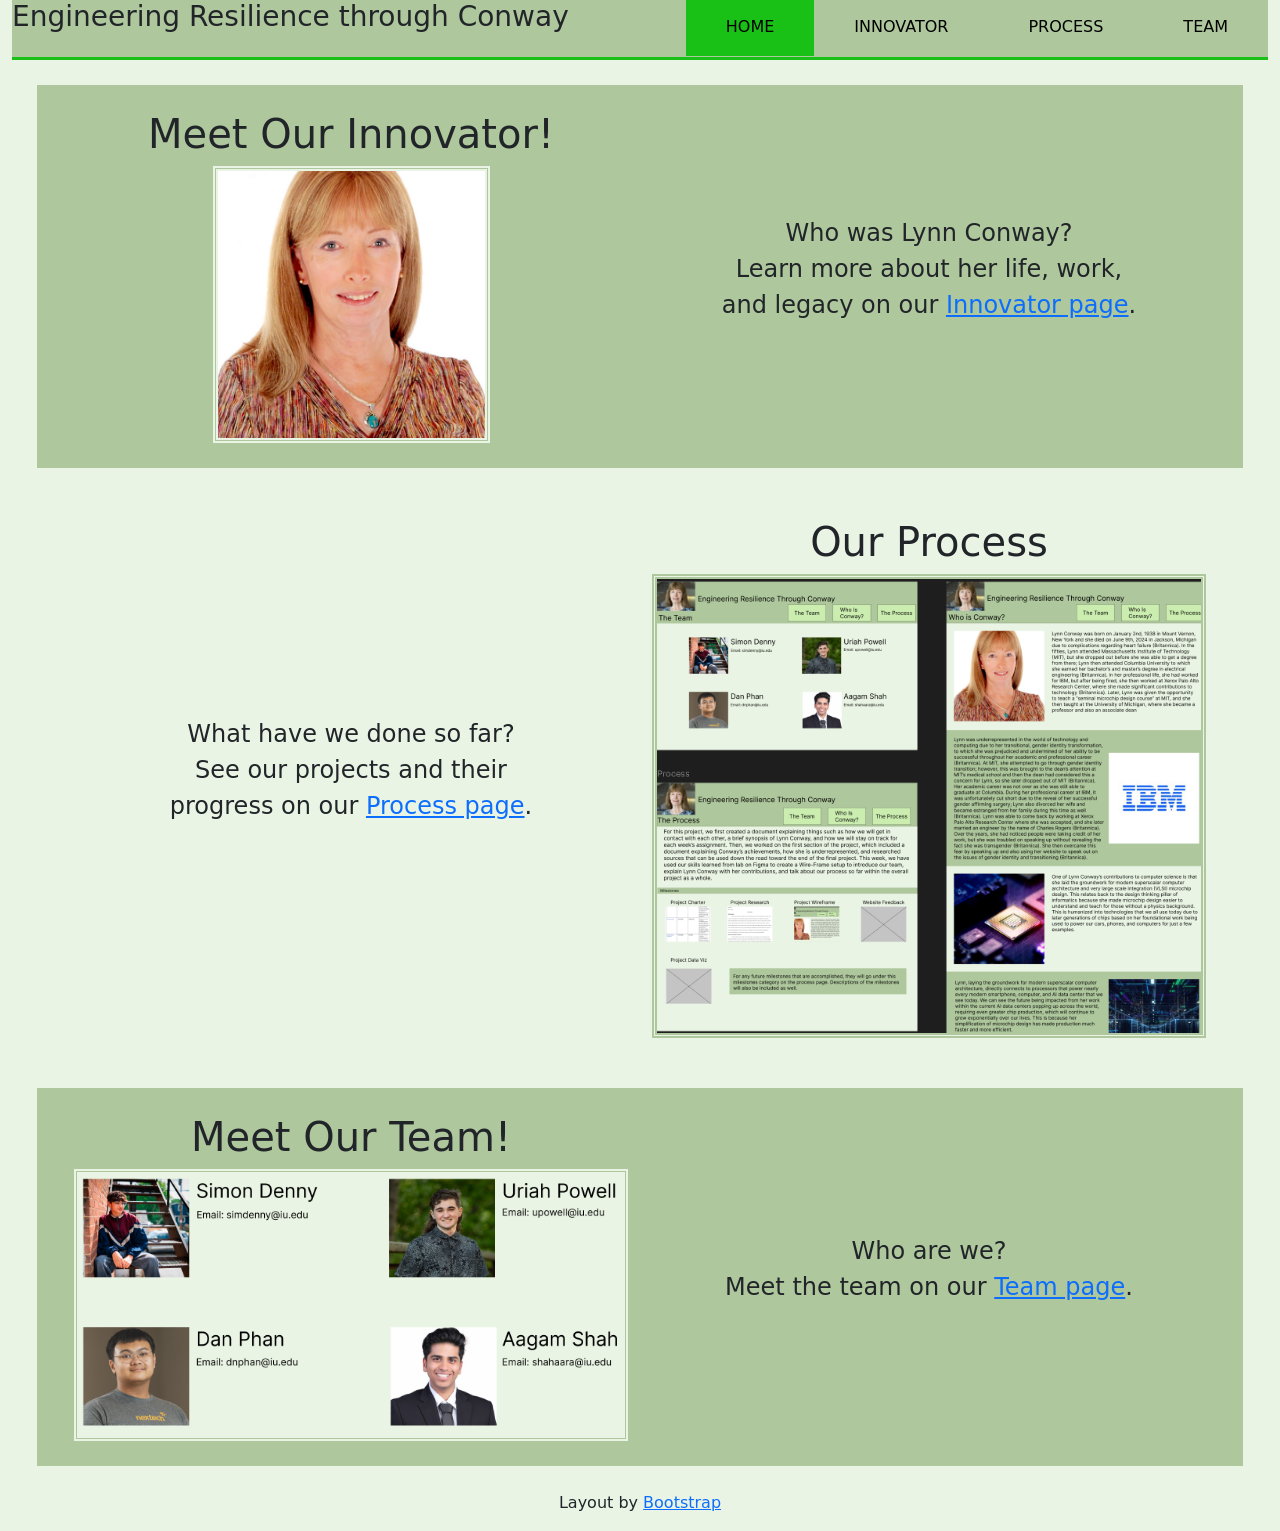
<file: index.html>
<!DOCTYPE html>
<html>
<head>
    <meta charset="utf-8">
    <meta name="viewport" content="width=device-width, initial-scale=1">
    <title>Home Page</title>
    <link href="https://cdn.jsdelivr.net/npm/bootstrap@5.3.3/dist/css/bootstrap.min.css" rel="stylesheet">
    <link rel="stylesheet" type="text/css" href="project.css">
    <link rel="stylesheet" type="text/css" href="index.css">
</head>
<body>
    <div class="container-fluid text-center">
        <nav>
            <h3 class="head">Engineering Resilience through Conway</h3>
            <ul>
                <li><a class="active" href="index.html">Home</a></li>
                <li><a href="innovator.html">Innovator</a></li>
                <li><a href="process.html">Process</a></li>
                <li><a href="team.html">Team</a></li>
            </ul>
        </nav>
        <div class="row align-items-center justify-content-center even">
            <div class="col-md-6 lynn">
                <h1>Meet Our Innovator!</h1>
                <a href="innovator.html"><img src="images/lynnconway.png" class="img-fluid" alt="An image of Lynn Conway"></a>
            </div>
            <div class="col-md-6">
                <p>Who was Lynn Conway?<br>Learn more about her life, work,<br>and legacy on our <a href="innovator.html">Innovator page</a>.</p>
            </div>
        </div>
        <div class="row align-items-center justify-content-center odd">
            <div class="col-md-6">
                <p>What have we done so far?<br>See our projects and their<br>progress on our <a href="process.html">Process page</a>.</p>
            </div>
            <div class="col-md-6 wire">
                <h1>Our Process</h1>
                <a href="process.html"><img src="images/projectwireframe.png" class="img-fluid" alt="An image of one of our projects"></a>
            </div>
        </div>
        <div class="row align-items-center justify-content-center even">
            <div class="col-md-6 team">
                <h1>Meet Our Team!</h1>
                <a href="team.html"><img src="images/team.png" class="img-fluid" alt="An image of the team"></a>
            </div>
            <div class="col-md-6">
                <p>Who are we?<br>Meet the team on our <a href="team.html">Team page</a>.</p>
            </div>
        </div>
        <div class="row">
            <div class="col-md-12">
                <p>Layout by <a href="https://getbootstrap.com/">Bootstrap</a></p>
            </div>
        </div>
    </div>
</body>
</html>
</file>
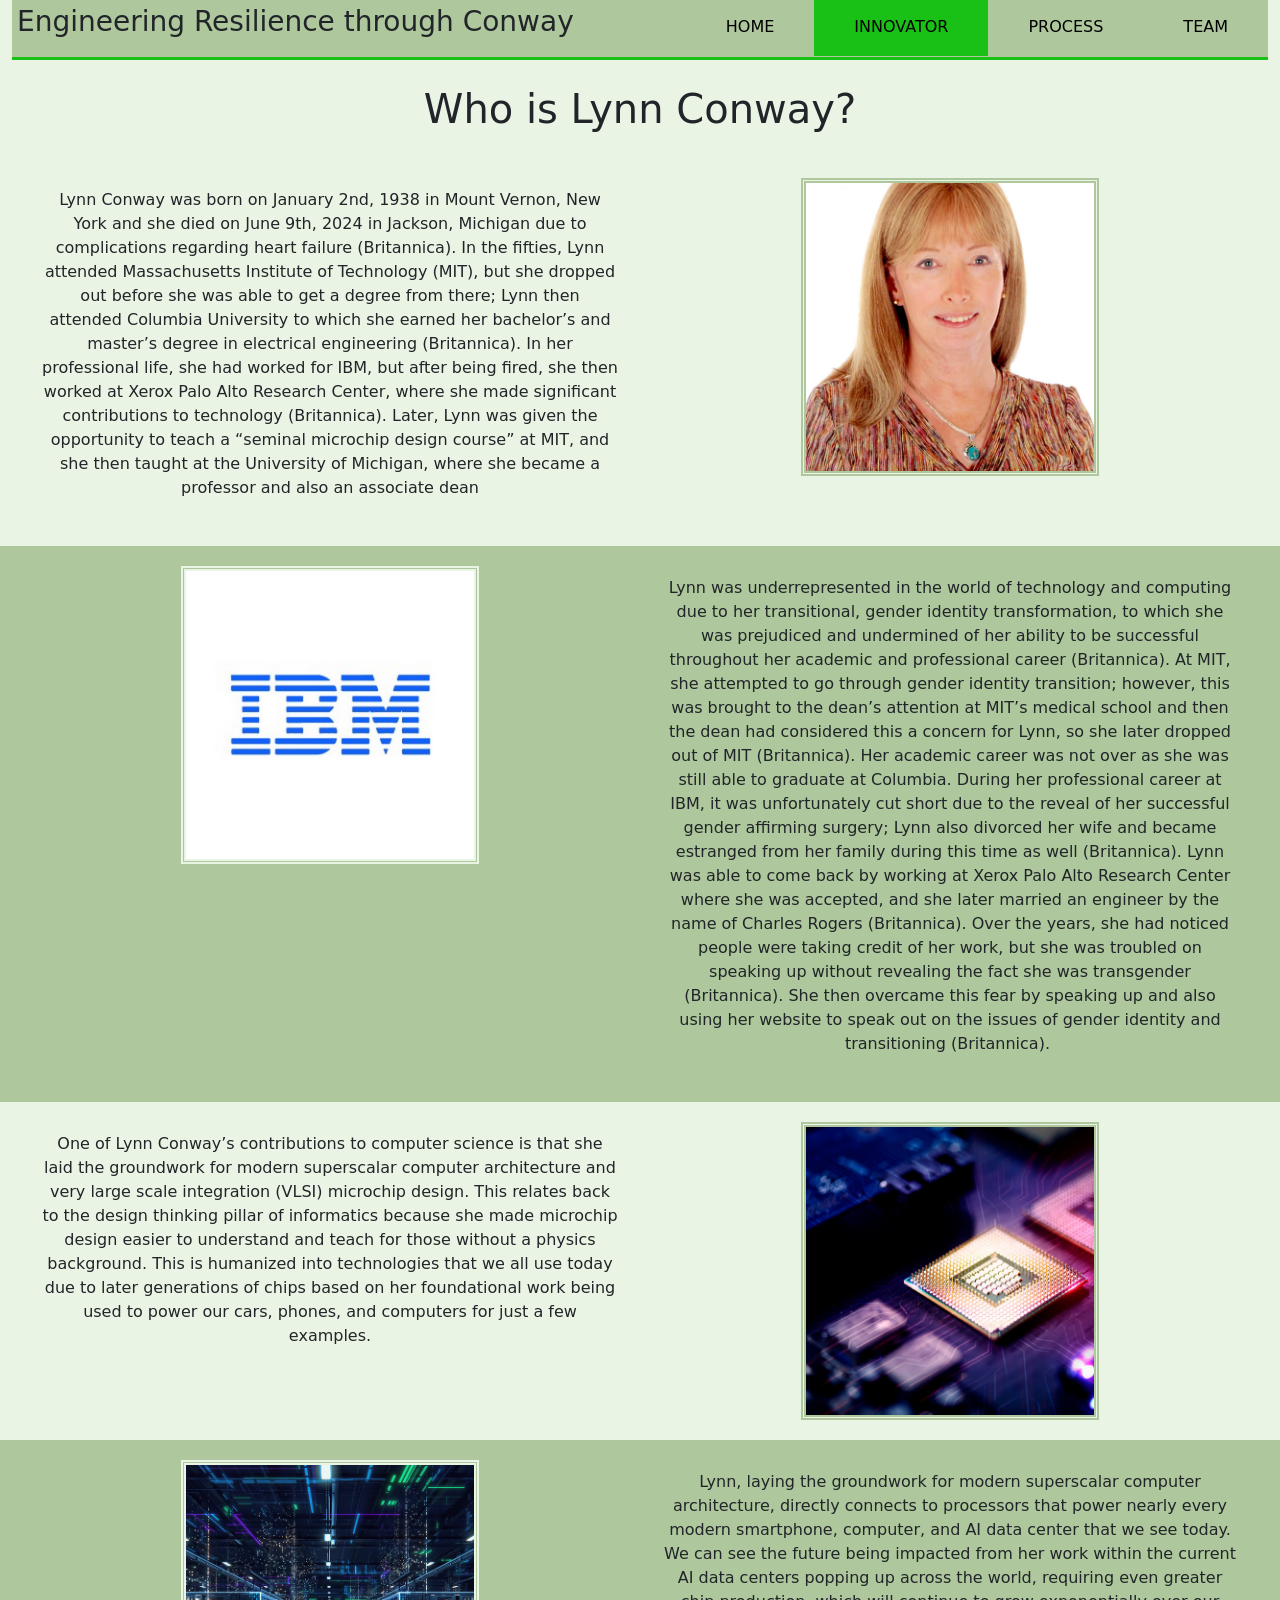
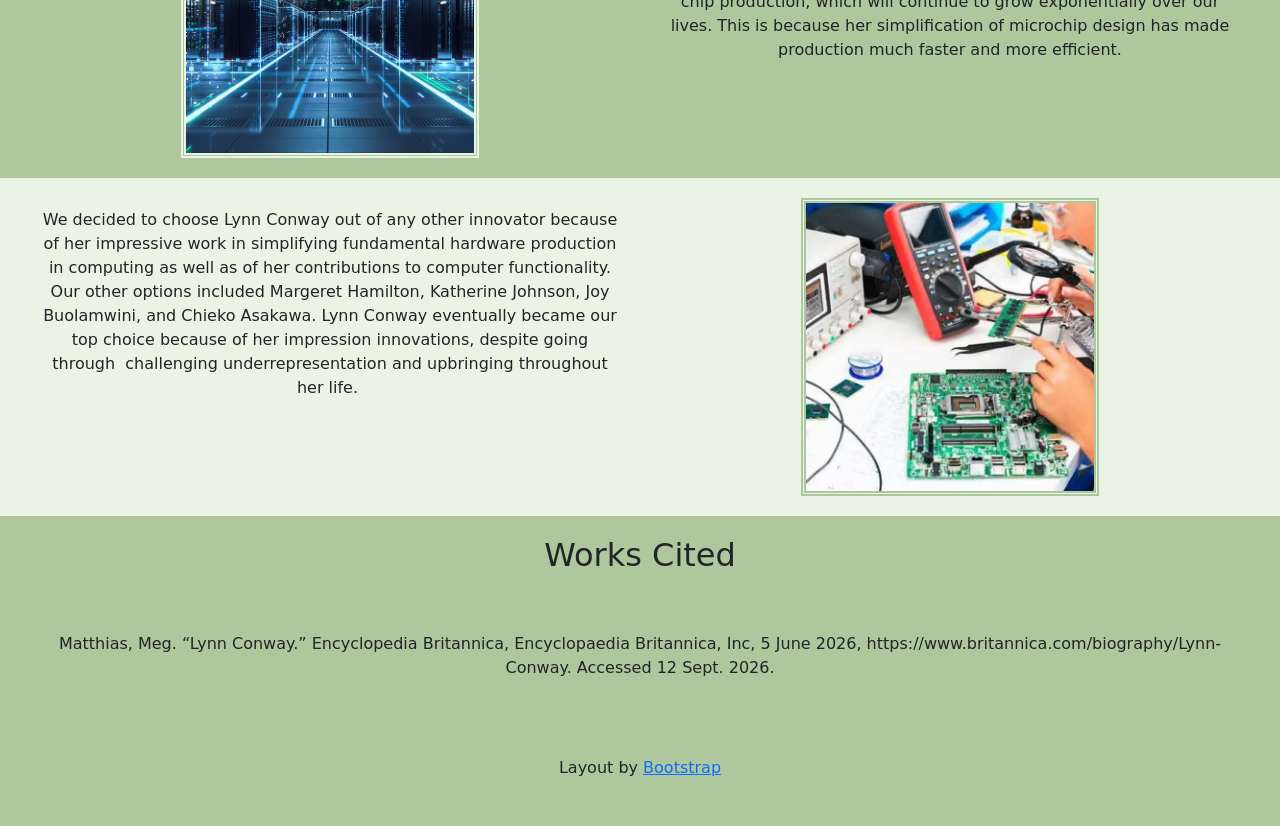
<file: innovator.html>
<!DOCTYPE html>
<html>
<head>
    <meta charset="utf-8">
    <meta name="viewport" content="width=device-width, initial-scale=1">
    <title>Innovator | Engineering Resilience through Conway</title>
    <link rel="stylesheet" href="project.css">
    <link rel="stylesheet" href="innovator.css">
    <link href="https://cdn.jsdelivr.net/npm/bootstrap@5.3.3/dist/css/bootstrap.min.css" rel="stylesheet">
</head>
<body>
    <div class="container-fluid text-center">
        <nav>
            <h3 class="head">Engineering Resilience through Conway</h3>
            <ul>
                <li><a href="index.html">Home</a></li>
                <li><a class="active" href="innovator.html">Innovator</a></li>
                <li><a href="process.html">Process</a></li>
                <li><a href="team.html">Team</a></li>
            </ul>
        </nav>
        <div class="rowtitle">
            <div class="col-md-12">
                <h1>Who is Lynn Conway?</h1>
            </div>
        </div>
        <div class="row">
            <div class="col-md-6">
                <p>Lynn Conway was born on January 2nd, 1938 in Mount Vernon, New York and she died on June 9th, 2024 in Jackson, Michigan due to complications regarding heart failure (Britannica). In the fifties, Lynn attended Massachusetts Institute of Technology (MIT), but she dropped out before she was able to get a degree from there; Lynn then attended Columbia University to which she earned her bachelor’s and master’s degree in electrical engineering (Britannica). In her professional life, she had worked for IBM, but after being fired, she then worked at Xerox Palo Alto Research Center, where she made significant contributions to technology (Britannica). Later, Lynn was given the opportunity to teach a “seminal microchip design course” at MIT, and she then taught at the University of Michigan, where she became a professor and also an associate dean</p>
            </div>
            <div class="col-md-6">
                <img src="images/lynnconway.png" alt="This is a headshot portrait of Lynn Conway.">
            </div>
        </div>
        <div class="row green">
            <div class="col-md-6">
                <img src="images/ibm.png" alt="This is the IBM logo, displayed with blue on a white background.">
            </div>
            <div class="col-md-6">
                <p>Lynn was underrepresented in the world of technology and computing due to her transitional, gender identity transformation, to which she was prejudiced and undermined of her ability to be successful throughout her academic and professional career (Britannica). At MIT, she attempted to go through gender identity transition; however, this was brought to the dean’s attention at MIT’s medical school and then the dean had considered this a concern for Lynn, so she later dropped out of MIT (Britannica). Her academic career was not over as she was still able to graduate at Columbia. During her professional career at IBM, it was unfortunately cut short due to the reveal of her successful gender affirming surgery; Lynn also divorced her wife and became estranged from her family during this time as well (Britannica). Lynn was able to come back by working at Xerox Palo Alto Research Center where she was accepted, and she later married an engineer by the name of Charles Rogers (Britannica). Over the years, she had noticed people were taking credit of her work, but she was troubled on speaking up without revealing the fact she was transgender (Britannica). She then overcame this fear by speaking up and also using her website to speak out on the issues of gender identity and transitioning (Britannica). </p>
            </div>
        </div>
         <div class="row">
            <div class="col-md-6">
                <p>One of Lynn Conway’s contributions to computer science is that she laid the groundwork for modern superscalar computer architecture and very large scale integration (VLSI) microchip design. This relates back to the design thinking pillar of informatics because she made microchip design easier to understand and teach for those without a physics background. This is humanized into technologies that we all use today due to later generations of chips based on her foundational work being used to power our cars, phones, and computers for just a few examples.</p>
            </div>
            <div class="col-md-6">
                <img src="images/cpu.png" alt="This is a photo depicting a CPU chip, highlighted on a dark motherboard.">
            </div>
        </div>
         <div class="row green">
            <div class="col-md-6">
                <img src="images/mainframe.png" alt="This picture is depicting the landscape of a database.">
            </div>
            <div class="col-md-6">
                <p>Lynn, laying the groundwork for modern superscalar computer architecture, directly connects to processors that power nearly every modern smartphone, computer, and AI data center that we see today. We can see the future being impacted from her work within the current AI data centers popping up across the world, requiring even greater chip production, which will continue to grow exponentially over our lives. This is because her simplification of microchip design has made production much faster and more efficient.</p>
            </div>
        </div>
         <div class="row">
            <div class="col-md-6">
                <p>We decided to choose Lynn Conway out of any other innovator because of her impressive work in simplifying fundamental hardware production in computing as well as of her contributions to computer functionality. Our other options included Margeret Hamilton, Katherine Johnson, Joy Buolamwini, and Chieko Asakawa. Lynn Conway eventually became our top choice because of her impression innovations, despite going through  challenging underrepresentation and upbringing throughout her life. </p>
            </div>
            <div class="col-md-6">
                <img src="images/circuits.png" alt="This picture is depicting a workshop table with someone working on a circuit with tools. ">
            </div>
        </div>
        <div class="row green">
            <div class="col-md-12">
                <h2>Works Cited</h2>
            </div>
        </div>
        <div class="row green">
            <div class="col-md-12">
                <p>Matthias, Meg. “Lynn Conway.” Encyclopedia Britannica, Encyclopaedia Britannica, Inc, 5 June 2026, https://www.britannica.com/biography/Lynn-Conway. Accessed 12 Sept. 2026.</p>
            </div>
        </div>
        <div class="row green">
            <div class="col-md-12">
                <p>Layout by <a href="https://getbootstrap.com/">Bootstrap</a></p>
            </div>
        </div>
    </div>
</body>
</html>
</file>
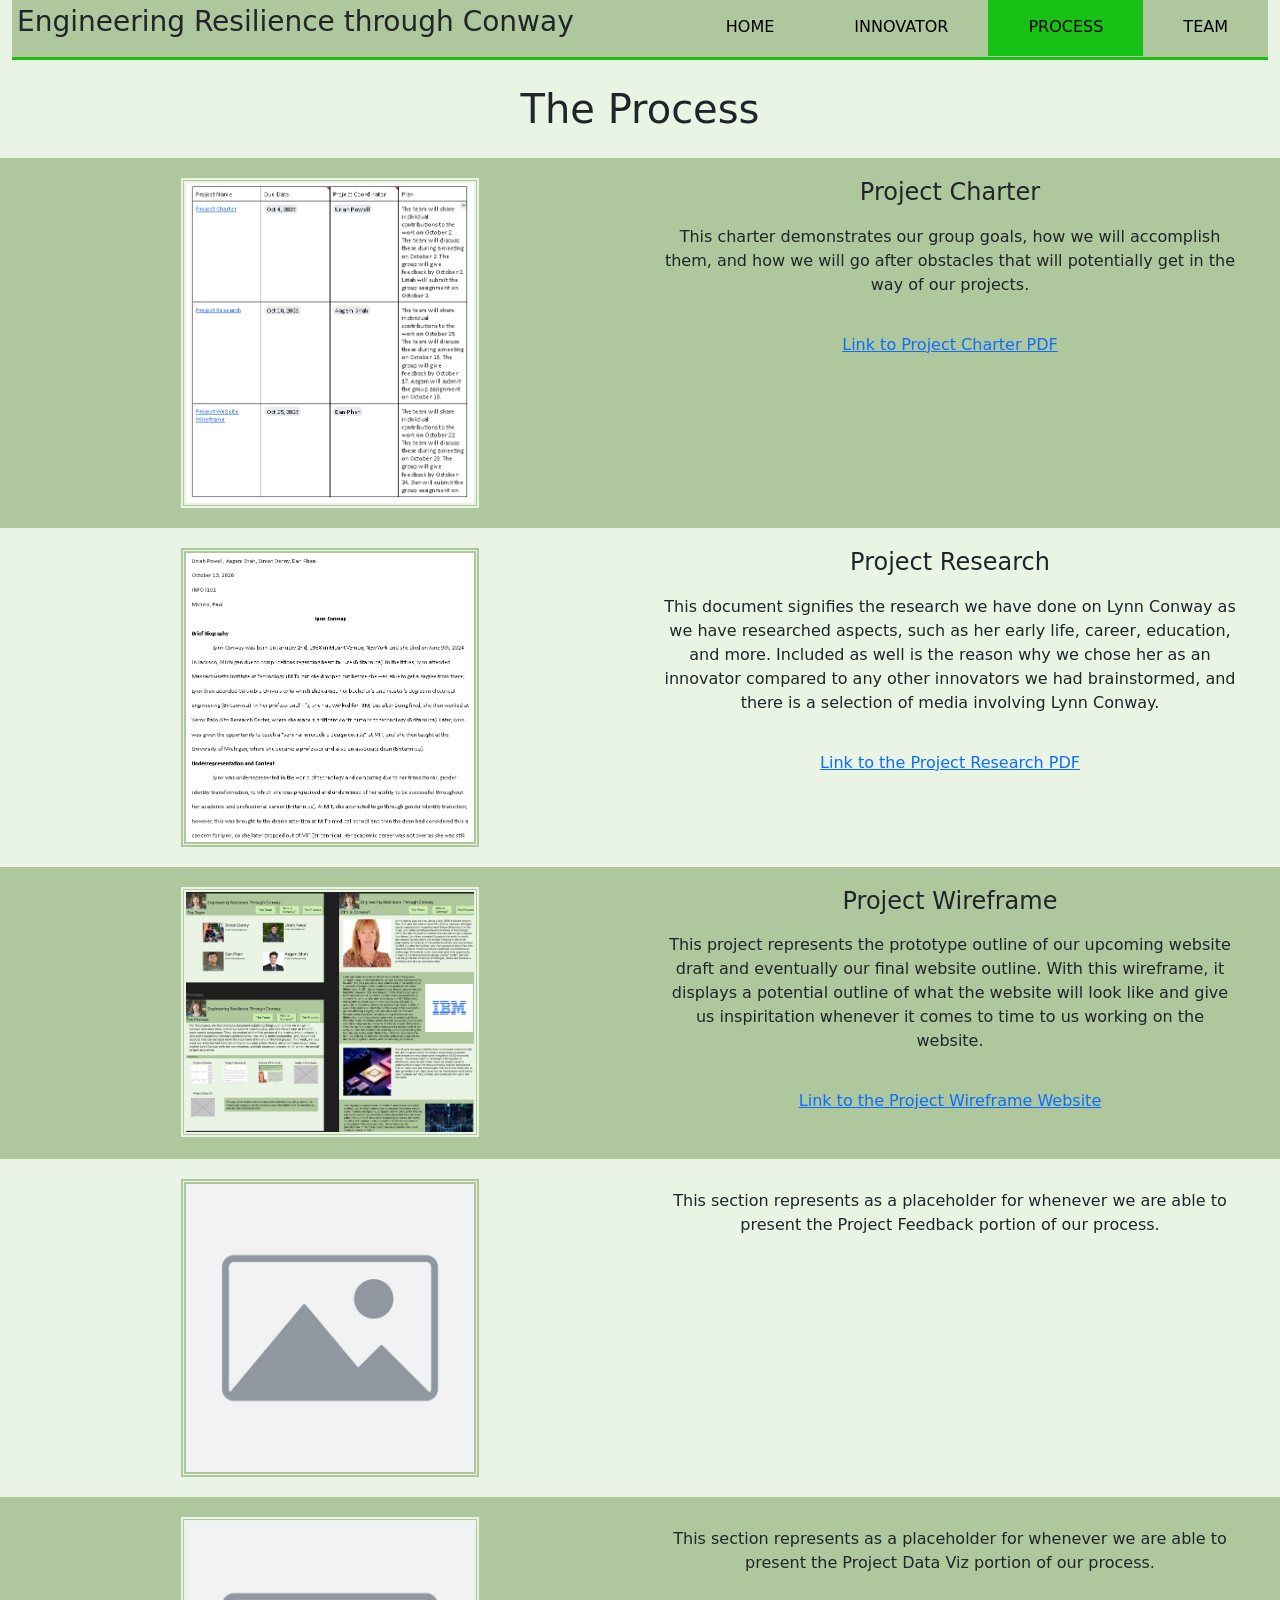
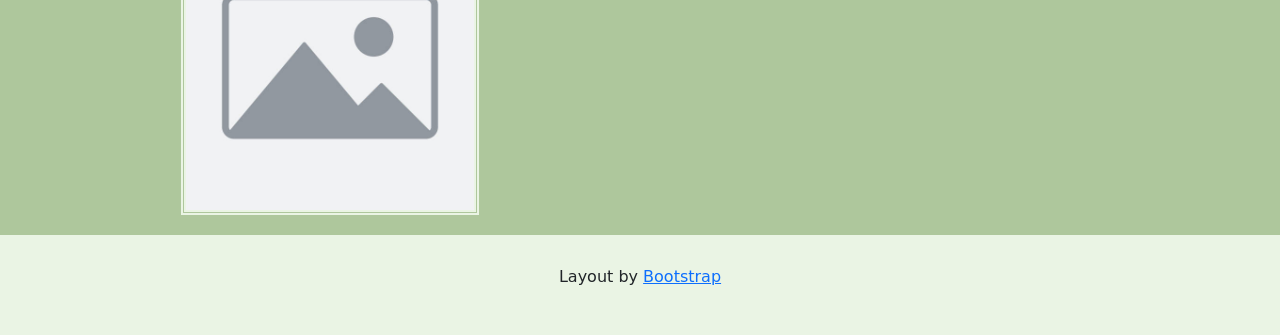
<file: process.html>
<!DOCTYPE html>
<html>
<head>
    <meta charset="utf-8">
    <meta name="viewport" content="width=device-width, initial-scale=1">
    <title>Home Page</title>
    <link href="https://cdn.jsdelivr.net/npm/bootstrap@5.3.3/dist/css/bootstrap.min.css" rel="stylesheet">
    <link rel="stylesheet" type="text/css" href="process.css">
    <link rel="stylesheet" type="text/css" href="project.css">
</head>
<body>
    <div class="container-fluid text-center">
        <nav>
            <h3 class="head">Engineering Resilience through Conway</h3>
            <ul>
                <li><a href="index.html">Home</a></li>
                <li><a href="innovator.html">Innovator</a></li>
                <li><a class="active" href="process.html">Process</a></li>
                <li><a href="team.html">Team</a></li>
            </ul>
        </nav>
         <div class="rowtitle">
            <div class="col-md-12">
                <h1>The Process</h1>
            </div>
        </div>
        <div class="row charter">
            <div class="col-md-6">
                <img src="images/charter.png" alt="This is a picture depicting the Project Charter required in our process of making our social media campaign for the site.">
            </div>
            <div class="col-md-6">
                <h4>Project Charter</h4>
                <p>This charter demonstrates our group goals, how we will accomplish them, and how we will go after obstacles that will potentially get in the way of our projects.</p>
                <p><a href="images/projectcharter.pdf">Link to Project Charter PDF</a></p>
            </div>
        </div>
        <div class="row research">
            <div class="col-md-6">
                <img src="images/research.png" alt="This picture depicts the text file with some of our research of our innovater, Lynn Conway.">
            </div>
            <div class="col-md-6">
                <h4>Project Research</h4>
                <p>This document signifies the research we have done on Lynn Conway as we have researched aspects, such as her early life, career, education, and more. Included as well is the reason why we chose her as an innovator compared to any other innovators we had brainstormed, and there is a selection of media involving Lynn Conway.</p>
                <p><a href="images/projectresearch.pdf">Link to the Project Research PDF</a></p>
            </div>
        </div>
        <div class="row wireframe">
            <div class="col-md-6">
                <img src="images/projectwireframe.png" alt="This picture demonstrates the project wireframe and the layout prototype that would inspire the current website draft and final website outline.">
            </div>
            <div class="col-md-6">
                <h4>Project Wireframe</h4>
                <p>This project represents the prototype outline of our upcoming website draft and eventually our final website outline. With this wireframe, it displays a potential outline of what the website will look like and give us inspiritation whenever it comes to time to us working on the website.</p>
                <p><a href="https://www.figma.com/design/W9bP6DE0im5UsUyuBA1aEw/ProjectWebsiteWireframe?node-id=1-4&m=dev">Link to the Project Wireframe Website</a></p>
            </div>
        </div>
        <div class="row feedback">
            <div class="col-md-6">
                <img src="images/placeholder.jpg" alt="This is just a placeholder image.">
            </div>
            <div class="col-md-6">
                <p>This section represents as a placeholder for whenever we are able to present the Project Feedback portion of our process.</p>
            </div>
        </div>
        <div class="row dataviz">
            <div class="col-md-6">
                <img src="images/placeholder.jpg" alt="This is just a placeholder image.">
            </div>
            <div class="col-md-6">
                <p>This section represents as a placeholder for whenever we are able to present the Project Data Viz portion of our process.</p>
            </div>
        </div>
        <div class="row">
            <div class="col-md-12">
                <p>Layout by <a href="https://getbootstrap.com/">Bootstrap</a></p>
            </div>
        </div>
    </div>
</body>
</html>
</file>
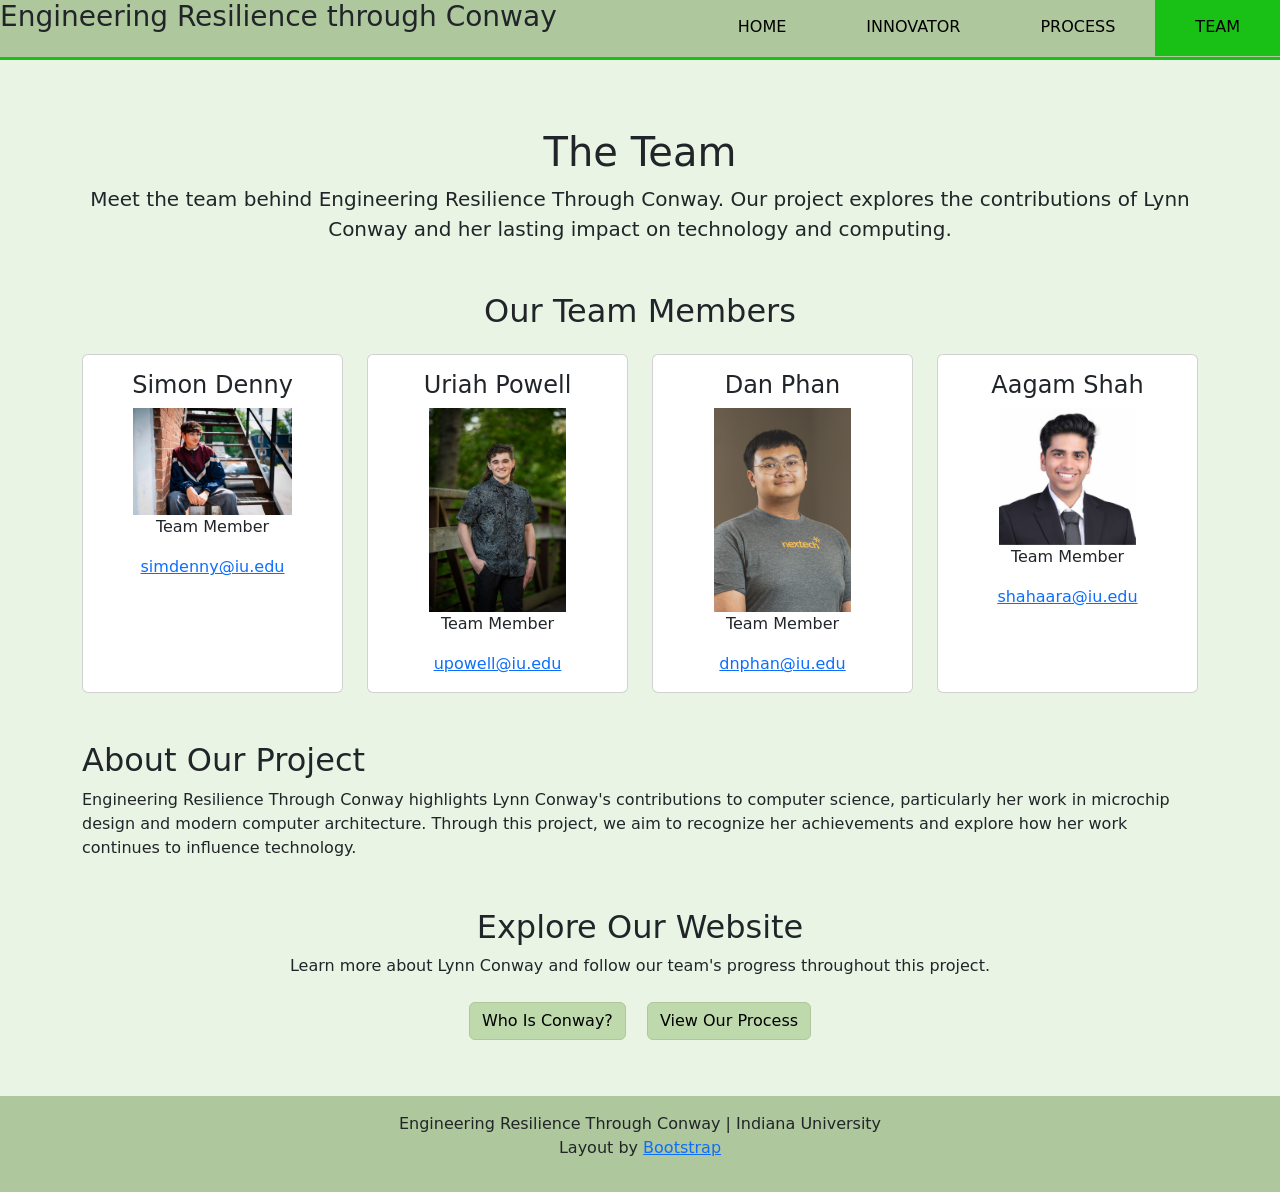
<file: team.html>
<!DOCTYPE html>
<html lang="en">
<head>
    <meta charset="UTF-8">
    <meta name="viewport"content="width=device-width,initial-scale=1.0">
    <title>The Team | Engineering Resilience Through Conway</title>
    <link rel="stylesheet"href="https://cdn.jsdelivr.net/npm/bootstrap@5.3.3/dist/css/bootstrap.min.css">
    <link rel="stylesheet" href="team.css">
    <link rel="stylesheet"href="project.css">
</head>
<body>
    <header>
        <nav>
            <h3 class="head">Engineering Resilience through Conway</h3>
            <ul>
                <li><a href="index.html">Home</a></li>
                <li><a href="innovator.html">Innovator</a></li>
                <li><a href="process.html">Process</a></li>
                <li><a class="active"href="team.html">Team</a></li>
            </ul>
        </nav>
    </header>
    <main class="container py-5">
        <section class="text-center mb-5">
            <h1>The Team</h1>
            <p class="lead">
                Meet the team behind Engineering Resilience Through Conway.
                Our project explores the contributions of Lynn Conway
                and her lasting impact on technology and computing.
            </p>
        </section>
        <section aria-labelledby="team-members-heading">
            <h2 id="team-members-heading" class="text-center mb-4">
                Our Team Members
            </h2>
            <div class="row g-4">
                <div class="simon col-12 col-sm-6 col-lg-3">
                    <article class="card h-100">
                        <div class="card-body text-center">
                            <h3 class="card-title h4">Simon Denny</h3>
                            <img src="images/simondenny.jpg" class="simon" alt="This is a professional picture of Simon Denny.">
                            <p class="card-text">Team Member</p>
                            <a href="mailto:simdenny@iu.edu">
                                simdenny@iu.edu
                            </a>
                        </div>
                    </article>
                </div>
                <div class="col-12 col-sm-6 col-lg-3">
                    <article class="card h-100">
                        <div class="card-body text-center">
                            <h3 class="card-title h4">Uriah Powell</h3>
                            <img src="images/uriahpowell.jpg" class="uriah" alt="This is a professional picture of Uriah Powell.">
                            <p class="card-text">Team Member</p>
                            <a href="mailto:upowell@iu.edu">
                                upowell@iu.edu
                            </a>
                        </div>
                    </article>
                </div>
                <div class="col-12 col-sm-6 col-lg-3">
                    <article class="card h-100">
                        <div class="card-body text-center">
                            <h3 class="card-title h4">Dan Phan</h3>
                            <img src="images/danphan.jpg" class="dan" alt="This is a professional picture of Dan Phan.">
                            <p class="card-text">Team Member</p>
                            <a href="mailto:dnphan@iu.edu">
                                dnphan@iu.edu
                            </a>
                        </div>
                    </article>
                </div>
                <div class="col-12 col-sm-6 col-lg-3">
                    <article class="card h-100">
                        <div class="card-body text-center">
                            <h3 class="card-title h4">Aagam Shah</h3>
                            <img src="images/aagamshah.jpg" class="aagam" alt="This is a professional picture of Aagam Shah.">
                            <p class="card-text">Team Member</p>
                            <a href="mailto:shahaara@iu.edu">
                                shahaara@iu.edu
                            </a>
                        </div>
                    </article>
                </div>
            </div>
        </section>
        <section class="mt-5">
            <h2>About Our Project</h2>
            <p>
                Engineering Resilience Through Conway highlights Lynn
                Conway's contributions to computer science, particularly
                her work in microchip design and modern computer architecture.
                Through this project, we aim to recognize her achievements
                and explore how her work continues to influence technology.
            </p>
        </section>
        <section class="mt-5 text-center">
            <h2>Explore Our Website</h2>
            <p>
                Learn more about Lynn Conway and follow our team's
                progress throughout this project.
            </p>
            <a class="hi btn btn-primary m-2" href="innovator.html">
                Who Is Conway?
            </a>
            <a class="hi btn btn-primary m-2" href="process.html">
                View Our Process
            </a>
        </section>
    </main>
    <footer class="text-center py-3">
        <div class="container">
            <p class="mb-0">
                Engineering Resilience Through Conway | Indiana University
            </p>
             <p>Layout by <a href="https://getbootstrap.com/">Bootstrap</a></p>
        </div>
    </footer>
    <script src="https://cdn.jsdelivr.net/npm/bootstrap@5.3.3/dist/js/bootstrap.bundle.min.js"></script>
</body>
</html>
</file>
<file: project.css>
nav {
    display: flex;
    justify-content: space-between;
    border-bottom-style: solid;
    border-color: #19C116;
    border-width: 3px;
    margin-bottom: 20px;
}

nav ul {
    display: flex;
    flex-flow: row nowrap;
    gap: 0;
    margin-top: 15px;
    padding-bottom: 2px;
}

nav li {
    list-style-type: none;
}

nav li a {
    color: black;
    padding: 20px 40px;
    text-decoration: none;
    text-transform: uppercase;
    border: 0px;
}

nav li a.active {
    background-color: #19C116;
}

nav li button.hover {
    background-color: #0E8524;
    color: white;
}
</file>
<file: index.css>
nav{
    background-color: #AEC79C;
}
.container-fluid{
    background-color: #EAF4E4;
}
.odd {
    background-color: #EAF4E4;
}
.even{
    background-color: #AEC79C;
}
.odd, .even {
    padding: 25px;
    margin: 25px;
}
.odd, .even p {
    font-size: 24px;
}
.lynn img{
    width: 50%;
     border-style: double;
    border-color: #EAF4E4;
    border-width: 5px;
}
.wire img{
    border-style: double;
    border-color: #AEC79C;
    border-width: 5px;
}
.team img{
     border-style: double;
    border-color: #EAF4E4;
    border-width: 5px;
}
</file>
<file: innovator.css>
.head{
    margin: 5px
}
nav{
    background-color: #AEC79C;
}
.container-fluid{
    background-color: #EAF4E4;
}
.green{
    background-color: #AEC79C;
}
.row{
    padding: 20px;
}
.rowtitle{
    margin: 25px;
}
.row p{
    padding: 10px;
}
.green img{
    border-style: double;
    border-color: #EAF4E4;
    border-width: 5px;
}
img {
    width: 50%;
    justify-content: center;
    align-items: center;
    border-style: double;
    border-color: #AEC79C;
    border-width: 5px;
}
</file>
<file: process.css>
.head{
    margin: 5px
}
nav{
    background-color: #AEC79C;
}
.container-fluid{
    background-color: #EAF4E4;
}
.green, .charter, .wireframe, .dataviz{
    background-color: #AEC79C;
}
.green img, .charter img, .wireframe img, .dataviz img{
     border-style: double;
    border-color: #EAF4E4;
    border-width: 5px;
}
.row{
    padding: 20px;
}
.rowtitle{
    margin: 25px;
}
.row p{
    padding: 10px;
}
.green img{
    border-style: double;
    border-color: #EAF4E4;
    border-width: 5px;
}
img {
    width: 50%;
    justify-content: center;
    align-items: center;
    border-style: double;
    border-color: #AEC79C;
    border-width: 5px;
}
</file>
<file: team.css>
nav{
    background-color: #AEC79C;
}
footer{
    background-color: #AEC79C;
}
body {
    background-color: #EAF4E4;
}
.btn{
    background-color: #bed9ac;
    border-color: #AEC79C;
    color: black;
}
.hi:hover{
    background-color: #98ac8b;
    border-color: #809075;
    color: black;
}
img{
    width: 60%;
}
.simon img{
    width: 70%;
}
</file>
